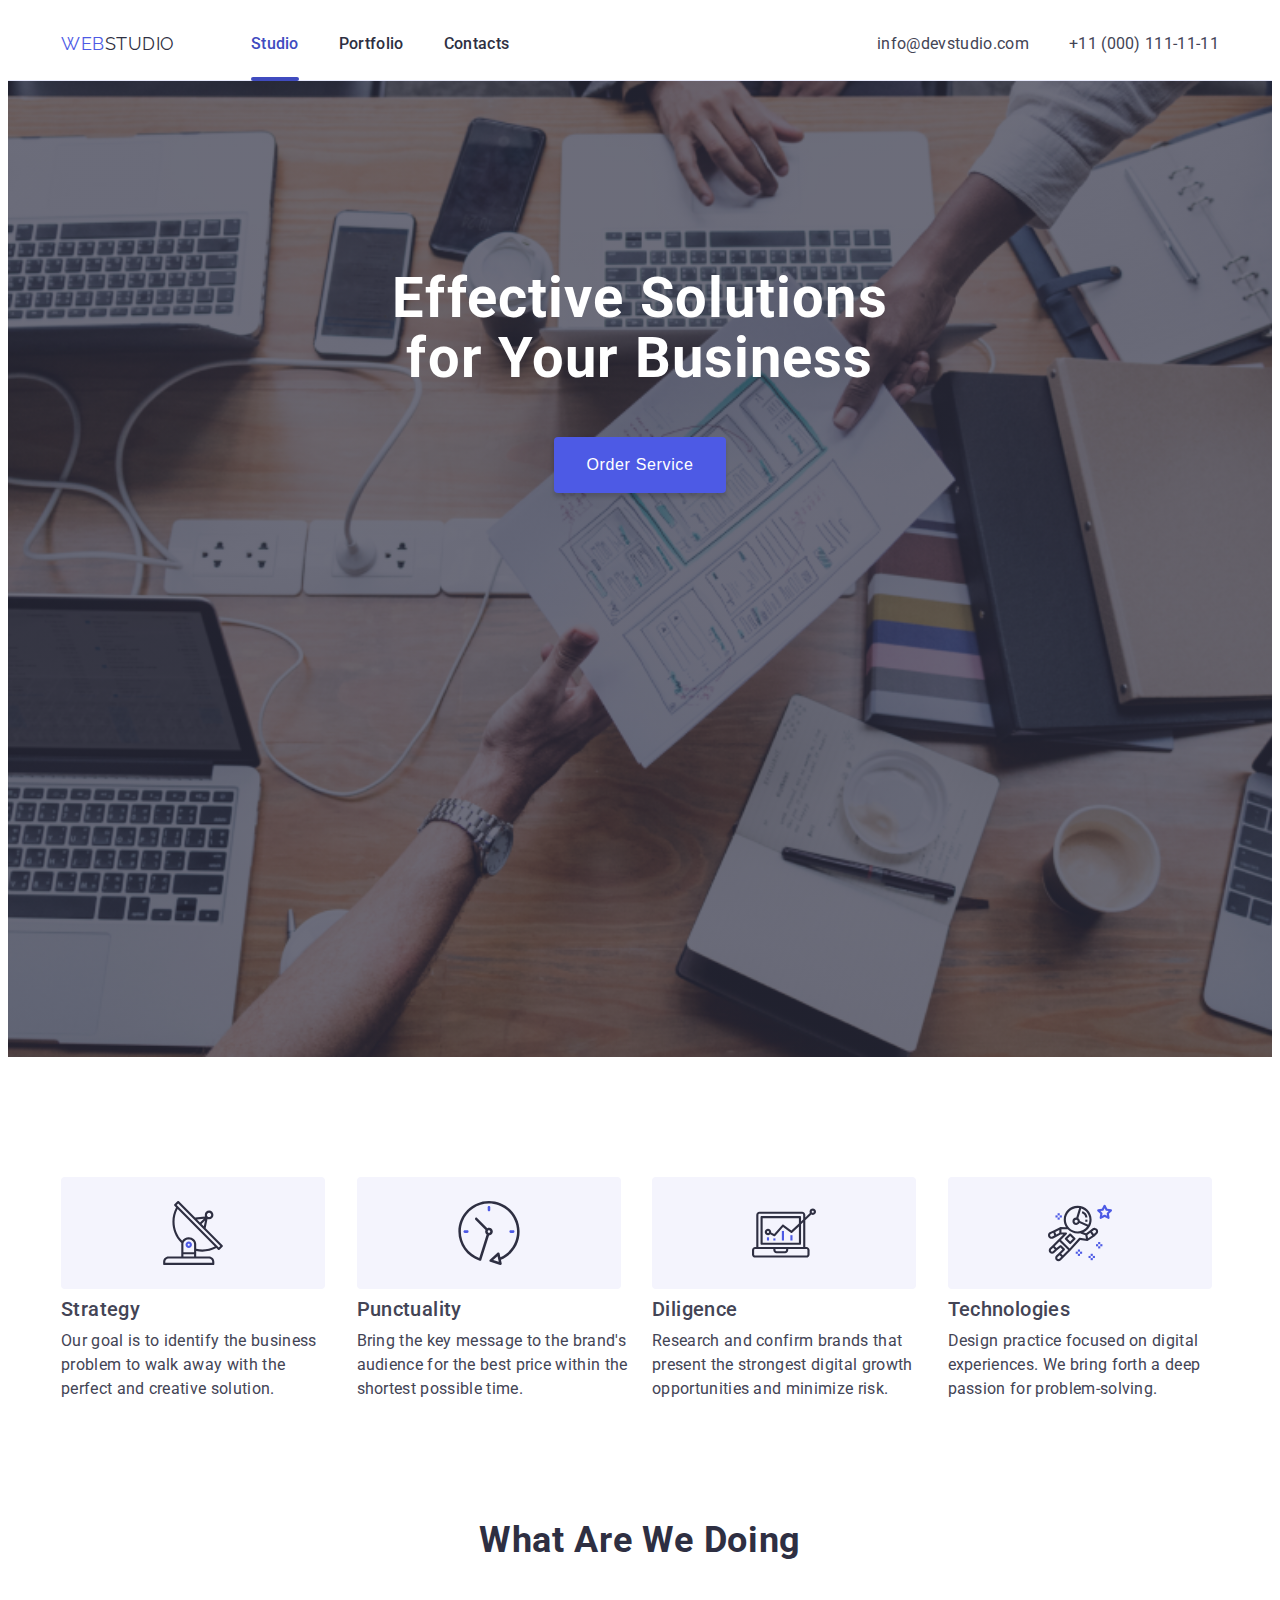
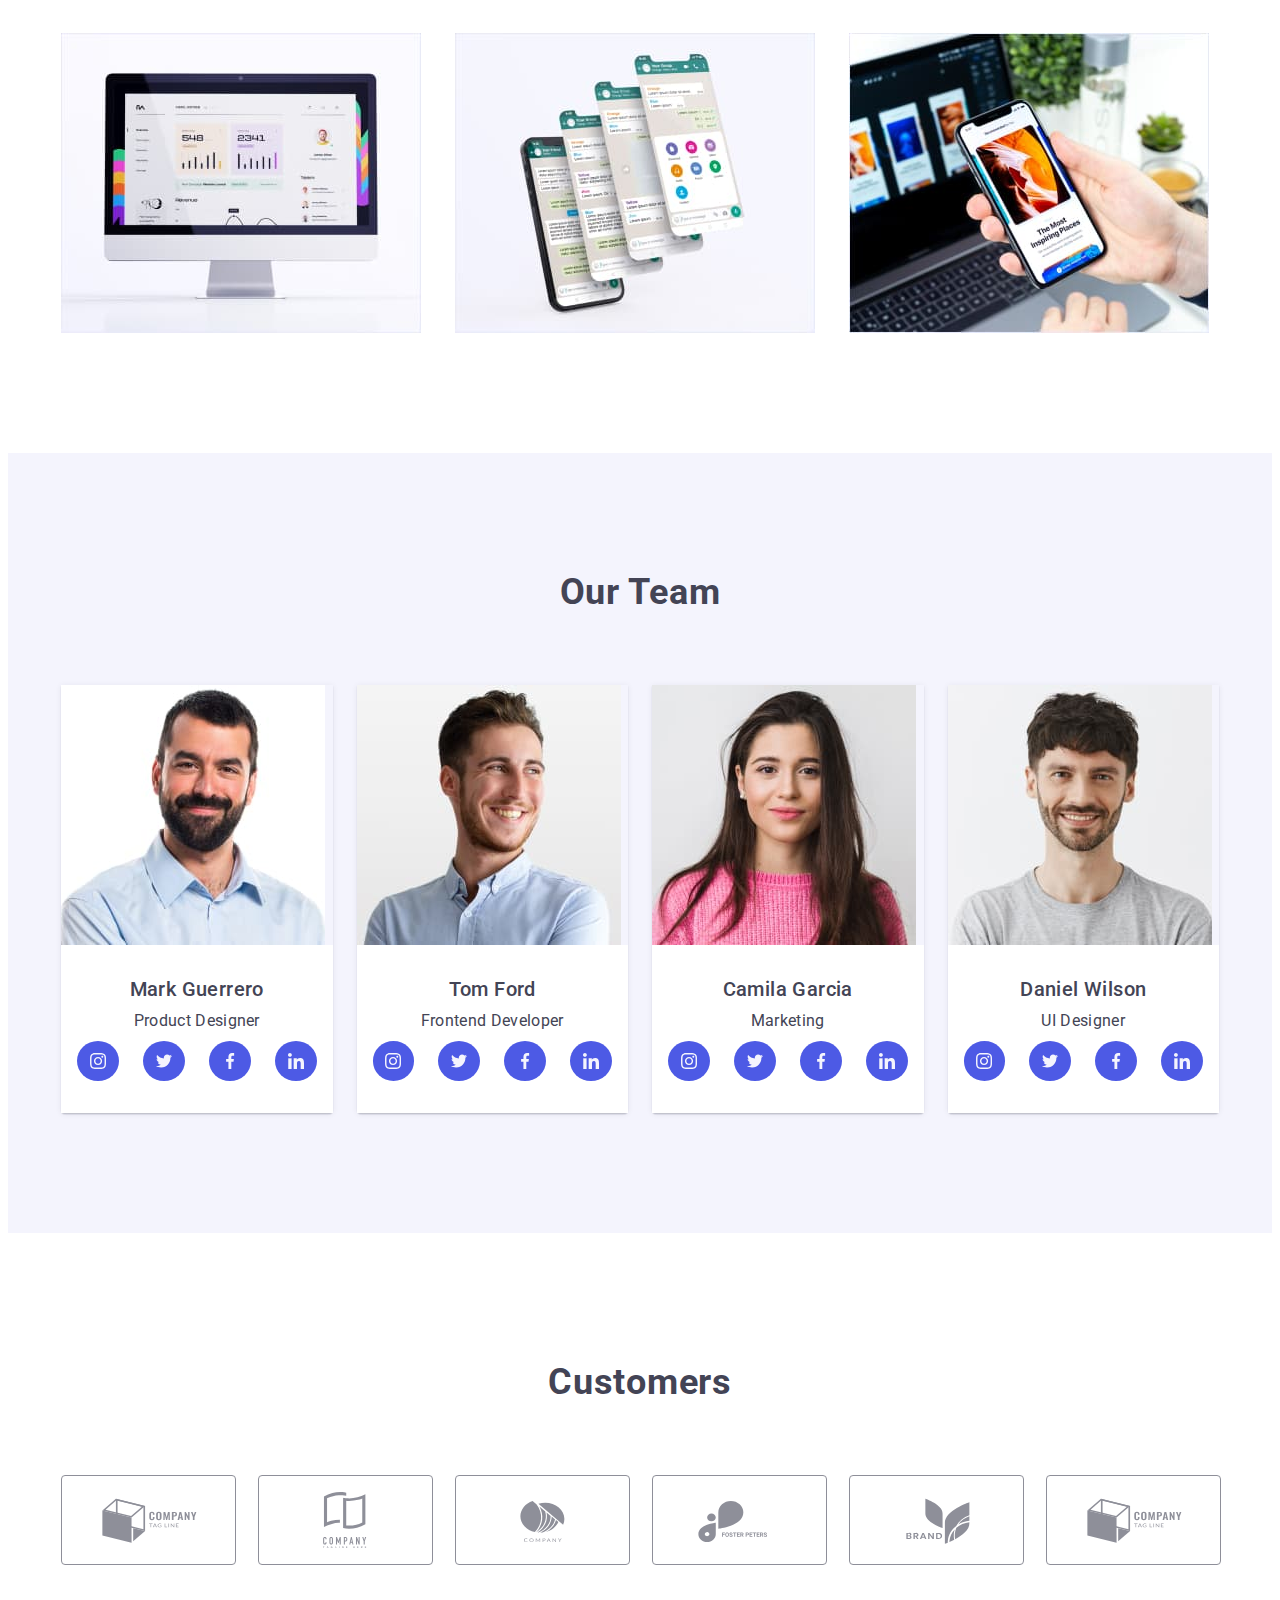
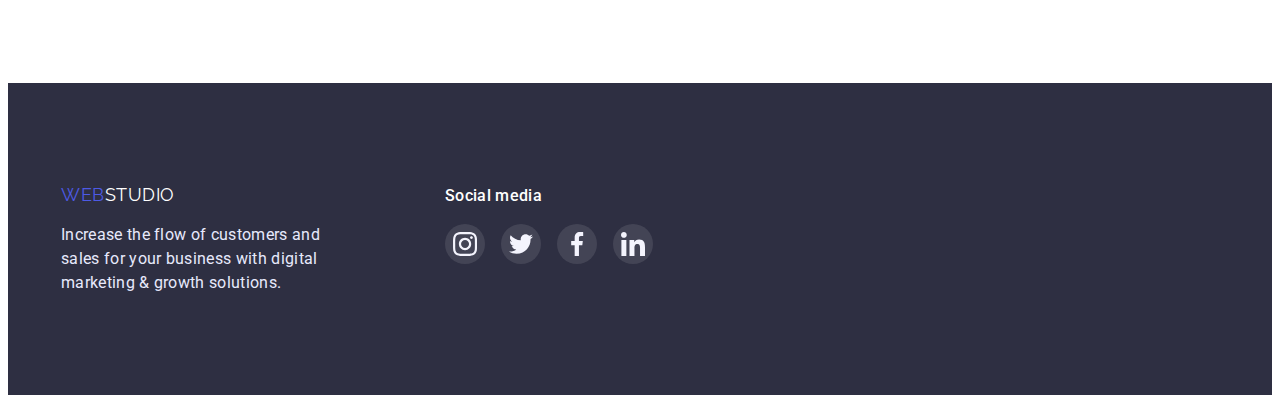
<file: index.html>
<html lang="en">

<head>
    <meta charset="UTF-8">
    <meta http-equiv="X-UA-Compatible" content="IE=edge">
    <meta name="viewport" content="width=device-width, initial scale=1.0">
    <title>Studio</title>
    <link rel="preconnect" href="https://fonts.googleapis.com" />
    <link rel="preconnect" href="https://fonts.gstatic.com" crossorigin />
    <link href="https://fonts.googleapis.com/css2?family=Raleway:wght@800&family=Roboto:wght@400;500;700&display=swap"
        rel="stylesheet" />
    <link rel="stylesheet" href="https://cdnjs.cloudflare.com/ajax/libs/modern-normalize/1.1.0/modern-normalize.min.css"
        integrity="sha512-wpPYUAdjBVSE4KJnH1VR1HeZfpl1ub8YT/NKx4PuQ5NmX2tKuGu6U/JRp5y+Y8XG2tV+wKQpNHVUX03MfMFn9Q=="
        crossorigin="anonymous" referrerpolicy="no-referrer" />
    <link rel="stylesheet" href="./css/styles.css" />

</head>
 
<body>
<header class="header">
    <div class="container navigation">
    <nav class="header-navigation">
        <a href="./index.html" class="header-logo logo">
            <span class="accent">Web</span>Studio
        </a>
        <ul class="header-list list">
            <li class="header-item"><a class="header-link current link" href="">Studio</a></li>
            <li class="header-item"><a class="header-link link" href="./portfolio.html">Portfolio</a></li>
            <li class="header-item"><a class="header-link link" href="">Contacts</a></li>
        </ul>
    </nav>
    <address class="header-address">
        <ul class="header-address-list list">
            <li class="header-address-item"><a class="header-address link" href="mailto:info@devstudio.com">info@devstudio.com</a></li>
             <li class="header-address-item"><a class="header-address link" href="tel:+110001111111">+11 (000) 111-11-11</a></li>
        </ul>
    </address>
    </div>

</header>
<!------------------------------------------------------------------------------------->
<main>
    <section class="hero">
    <div class="container">
        <h1 class="hero-title">Effective Solutions for Your Business</h1>
        <button class="hero-button btn" type="button"data-modal-open>Order Service</button>
    </div>
    </section>

<!------------------------------------------------------------------------------------->
    <section class="about section">
        <div class="container">
        <h2 class="visually-hidden">Principles of work</h2>
        <ul class="about-list list">

            <li class="about-item">
                <div class="about-icon">
                    <svg class="about-svg" width="64" height="64">
                        <use href="./images/icons.svg#icon-antenna-1"></use>
                    </svg>
                </div>
                <h3 class="about-pre title">Strategy</h3>
                <p class="about-text">Our goal is to identify the business problem to walk away with the perfect and creative solution.
                </p>
            </li>

            <li class="about-item">
                <div class="about-icon">
                    <svg class="about-svg" width="64" height="64">
                        <use href="./images/icons.svg#icon-clock-1"></use>
                    </svg>
                </div>
                <h3 class="about-pre title">Punctuality</h3>
                <p class="about-text">Bring the key message to the brand's audience for the best price within the shortest possible
                    time.</p>
            </li>

            <li class="about-item">
                <div class="about-icon">
                    <svg class="about-svg" width="64" height="64">
                        <use href="./images/icons.svg#icon-diagram-1"></use>
                    </svg>
                </div>
                <h3 class="about-pre title">Diligence</h3>
                <p class="about-text">Research and confirm brands that present the strongest digital growth opportunities and minimize
                    risk.</p>
            </li>

            <li class="about-item">
                <div class="about-icon">
                    <svg class="about-svg" width="64" height="64">
                        <use href="./images/icons.svg#icon-astronaut-1"></use>
                    </svg>
                </div>
                <h3 class="about-pre title">Technologies</h3>
                <p class="about-text">Design practice focused on digital experiences. We bring forth a deep passion for
                    problem-solving.</p>
            </li>
        </ul>
        </div>
    </section>
    
<!--------------------------------------------------------------------------------------->

    <section class="gallery">
        <div class="container">
        <h2 class="title-gallery">What are we doing</h2>
        <ul class="about-title list">
            <li class="about-title-item">
                <img src="./images/Rectangle.jpg" alt=Desktop width="360">
            </li>
            <li class="about-title-item">
                <img src="./images/Mockup.jpg" alt="Phone mockup" width="360">
            </li>
            <li class="about-title-item">
                <img src="./images/Phone.jpg" alt="Phone laptop" width="360">
            </li>
        </ul>
        </div>
    </section>
    

<!--------------------------------------------------------------------------------------->

    <section class="team section">
        <div class="container">
        <h2 class="team-title">Our Team</h2>
        <ul class="about-team list">
            <li class="team-item">
                <img src="./images/Mark.jpg" alt="Mark" width="264">
                <div class="team-item-wrap">
                <h3 class="team-subtitle title">Mark Guerrero</h3>
                <p class="team-text">Product Designer</p>
                <ul class="team-social list">
                    <li class="team-soc-item">
                        <a class="team-soc-link" href="">
                            <svg class="team-icon" width="16" height="16"> 
                                <use href="./images/icons.svg#icon-instagram-2"></use>
                                </svg>
                        </a>
                    </li>
                    <li class="team-soc-item">
                        <a class="team-soc-link" href="">
                            <svg class="team-icon" width="16" height="16">
                                <use href="./images/icons.svg#icon-twitter-1"></use>
                            </svg>
                        </a>
                    </li>
                    <li class="team-soc-item">
                        <a class="team-soc-link" href="">
                            <svg class="team-icon" width="16" height="16">
                                <use href="./images/icons.svg#icon-facebook-1"></use>
                            </svg>
                        </a>
                    </li>
                    <li class="team-soc-item">
                        <a class="team-soc-link" href="">
                            <svg class="team-icon" width="16" height="16">
                                <use href="./images/icons.svg#icon-linkedin-1"></use>
                            </svg>
                        </a>
                    </li>
                </ul>
                </div>
            </li>
            <li class="team-item">
                <img src="./images/Tom.jpg" alt="Tom" width="264">
                <div class="team-item-wrap">
                <h3 class="team-subtitle title">Tom Ford</h3>
                <p class="team-text">Frontend Developer</p>
                <ul class="team-social list">
                    <li class="team-soc-item">
                        <a class="team-soc-link" href="">
                            <svg class="team-icon" width="16" height="16">
                                <use href="./images/icons.svg#icon-instagram-2"></use>
                            </svg>
                        </a>
                    </li>
                    <li class="team-soc-item">
                        <a class="team-soc-link" href="">
                            <svg class="team-icon" width="16" height="16">
                                <use href="./images/icons.svg#icon-twitter-1"></use>
                            </svg>
                        </a>
                    </li>
                    <li class="team-soc-item">
                        <a class="team-soc-link" href="">
                            <svg class="team-icon" width="16" height="16">
                                <use href="./images/icons.svg#icon-facebook-1"></use>
                            </svg>
                        </a>
                    </li>
                    <li class="team-soc-item">
                        <a class="team-soc-link" href="">
                            <svg class="team-icon" width="16" height="16">
                                <use href="./images/icons.svg#icon-linkedin-1"></use>
                            </svg>
                        </a>
                    </li>
                </ul>
                </div>
            </li>
            <li class="team-item">
                <img src="./images/Camila.jpg" alt="Camila" width="264">
                 <div class="team-item-wrap">
                <h3 class="team-subtitle title">Camila Garcia</h3>
                <p class="team-text">Marketing</p>
                <ul class="team-social list">
                    <li class="team-soc-item">
                        <a class="team-soc-link" href="">
                            <svg class="team-icon" width="16" height="16">
                                <use href="./images/icons.svg#icon-instagram-2"></use>
                            </svg>
                        </a>
                    </li>
                    <li class="team-soc-item">
                        <a class="team-soc-link" href="">
                            <svg class="team-icon" width="16" height="16">
                                <use href="./images/icons.svg#icon-twitter-1"></use>
                            </svg>
                        </a>
                    </li>
                    <li class="team-soc-item">
                        <a class="team-soc-link" href="">
                            <svg class="team-icon" width="16" height="16">
                                <use href="./images/icons.svg#icon-facebook-1"></use>
                            </svg>
                        </a>
                    </li>
                    <li class="team-soc-item">
                        <a class="team-soc-link" href="">
                            <svg class="team-icon" width="16" height="16">
                                <use href="./images/icons.svg#icon-linkedin-1"></use>
                            </svg>
                        </a>
                    </li>
                </ul>
                 </div>
            </li>
            <li class="team-item">
                <img src="./images/Daniel.jpg" alt="Daniel" width="264">
                <div class="team-item-wrap">
                <h3 class="team-subtitle title">Daniel Wilson</h3>
                <p class="team-text">UI Designer</p>
                <ul class="team-social list">
                    <li class="team-soc-item">
                        <a class="team-soc-link" href="">
                            <svg class="team-icon" width="16" height="16">
                                <use href="./images/icons.svg#icon-instagram-2"></use>
                            </svg>
                        </a>
                    </li>
                    <li class="team-soc-item">
                        <a class="team-soc-link" href="">
                            <svg class="team-icon" width="16" height="16">
                                <use href="./images/icons.svg#icon-twitter-1"></use>
                            </svg>
                        </a>
                    </li>
                    <li class="team-soc-item">
                        <a class="team-soc-link" href="">
                            <svg class="team-icon" width="16" height="16">
                                <use href="./images/icons.svg#icon-facebook-1"></use>
                            </svg>
                        </a>
                    </li>
                    <li class="team-soc-item">
                        <a class="team-soc-link" href="">
                            <svg class="team-icon" width="16" height="16">
                                <use href="./images/icons.svg#icon-linkedin-1"></use>
                            </svg>
                        </a>
                    </li>
                </ul>
                </div>
            </li>
        </ul>
        </div>
    </section>

<section class="customers section">
    <div class="container">
        <h2 class="customers-title">Customers</h2>
        <ul class="customers-list list">
            <li class="customers-item">
                <a class="customers-link link" href="">
                    <svg class="customers-logo" width="104" height="56">
                        <use href="./images/icons.svg#icon-Logo-4"></use>
                    </svg>
                </a>
            </li>
            <li class="customers-item">
                <a class="customers-link link" href="">
                    <svg class="customers-logo" width="104" height="56">
                        <use href="./images/icons.svg#icon-group"></use>
                    </svg>
                </a>
            </li>
            <li class="customers-item">
                <a class="customers-link link" href="">
                    <svg class="customers-logo" width="104" height="56">
                        <use href="./images/icons.svg#icon-Logo-5"></use>
                    </svg>
                </a>
            </li>
            <li class="customers-item">
                <a class="customers-link link" href="">
                    <svg class="customers-logo" width="104" height="56">
                        <use href="./images/icons.svg#icon-Logo-1"></use>
                    </svg>
                </a>
            </li>
            <li class="customers-item">
                <a class="customers-link link" href="">
                    <svg class="customers-logo" width="104" height="56">
                        <use href="./images/icons.svg#icon-Logo-2"></use>
                    </svg>
                </a>
            </li>
            <li class="customers-item">
                <a class="customers-link link" href="">
                    <svg class="customers-logo" width="104" height="56">
                        <use href="./images/icons.svg#icon-Logo-4"></use>
                    </svg>
                </a>
            </li>
        </ul>
</div>
</section>
    
<!-------------------------------------------------------------------------------------->
</main>
<footer class="slogan">
    <div class="container slogan-div">
        <div class="slogan-back">
    <a href="./index.html" class="slogan-logo logo"><span class="accent">Web</span>Studio</a>
    <p class="slogan-text">Increase the flow of customers and sales for your business with digital marketing & growth solutions.</p>
        </div>
    <div class="slogan-social">
        <p class="slogan-media">Social media</p>
        <ul class="slogan-media-list list">
            <li class="slogan-media-item">
                <a class="slogan-media-link link" href="">
                    <svg class="slogan-icon" width="24" height="24">
                        <use href="./images/icons.svg#icon-instagram-2"></use>
                    </svg>
                </a>
            </li>

            <li class="slogan-media-item">
                <a class="slogan-media-link link" href="">
                    <svg class="slogan-icon" width="24" height="24">
                        <use href="./images/icons.svg#icon-twitter-1"></use>
                    </svg>
                </a>
            </li>

            <li class="slogan-media-item">
                <a class="slogan-media-link link" href="">
                    <svg class="slogan-icon" width="24" height="24">
                        <use href="./images/icons.svg#icon-facebook-1"></use>
                    </svg>
                </a>
            </li>

            <li class="slogan-media-item">
                <a class="slogan-media-link link" href="">
                    <svg class="slogan-icon" width="24" height="24">
                        <use href="./images/icons.svg#icon-linkedin-1"></use>
                    </svg>
                </a>
            </li>
        </ul>
    </div>
   </div>

</footer>
<!------------------------------------------------------------------------------->
<div class="backdrop is-hidden" data-modal>
    <div class="modal-window">
        <button class="btn-close" data-modal-close>
            <svg class="close-icon" width="8" height="8">
                <use href="./images/icons.svg#icon-Vector"></use>
            </svg>
        </button>
    </div>
</div>
<script src="./js/modal.js"></script>
</body>

</html>
</file>
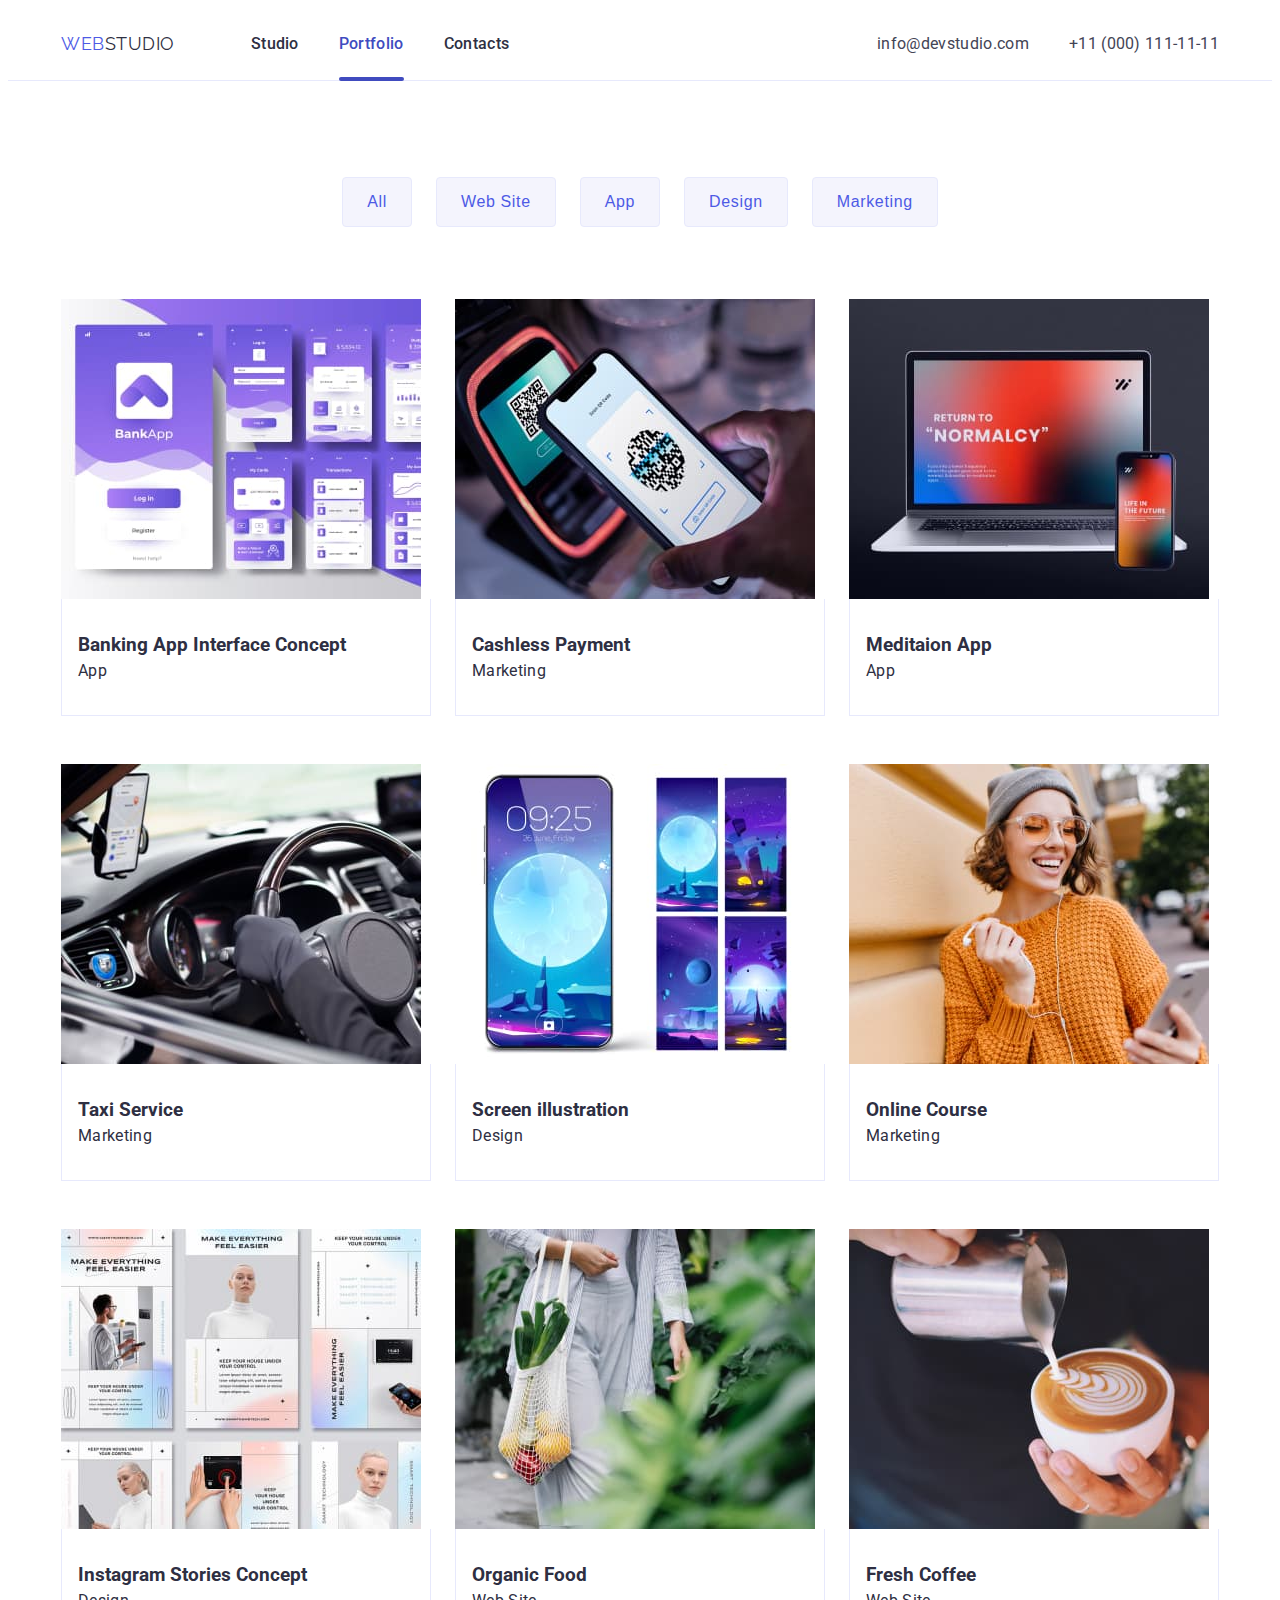
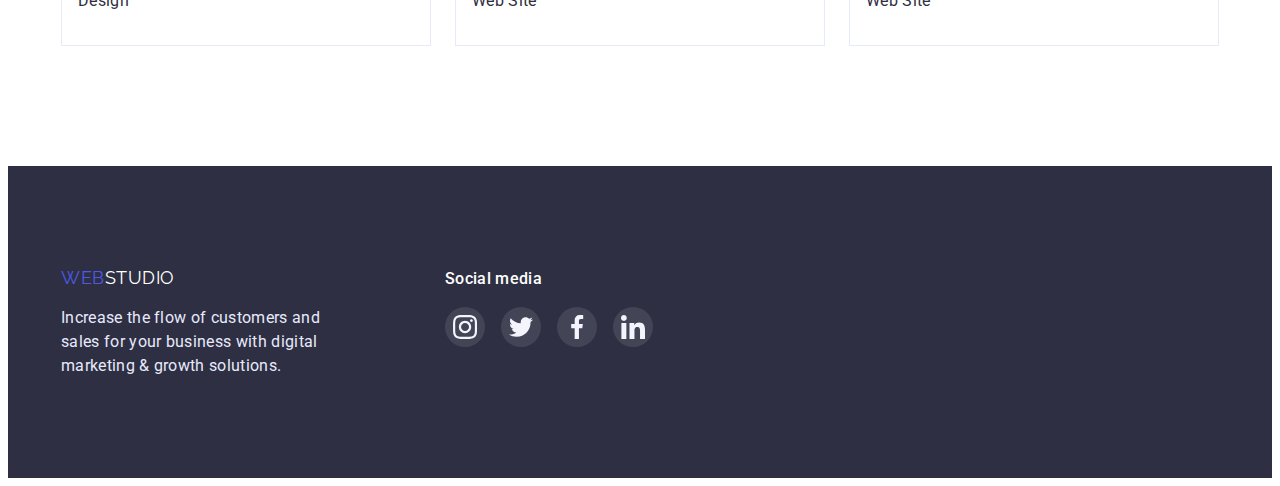
<file: portfolio.html>
<!DOCTYPE html>
<html lang="en">

<head>
    <meta charset="UTF-8">
    <meta http-equiv="X-UA-Compatible" content="IE=edge">
    <meta name="viewport" content="width=device-width, initial scale=1.0">
    <title>Studio</title>
    <link rel="preconnect" href="https://fonts.googleapis.com"/>
    <link rel="preconnect" href="https://fonts.gstatic.com" crossorigin/>
    <link href="https://fonts.googleapis.com/css2?family=Raleway:wght@800&family=Roboto:wght@400;500;700&display=swap"
        rel="stylesheet"/>
    <link rel="stylesheet" href="https://cdnjs.cloudflare.com/ajax/libs/modern-normalize/1.1.0/modern-normalize.min.css"
        integrity="sha512-wpPYUAdjBVSE4KJnH1VR1HeZfpl1ub8YT/NKx4PuQ5NmX2tKuGu6U/JRp5y+Y8XG2tV+wKQpNHVUX03MfMFn9Q=="
            crossorigin="anonymous" referrerpolicy="no-referrer" />
    <link rel="stylesheet" href="https://cdnjs.cloudflare.com/ajax/libs/modern-normalize/1.1.0/modern-normalize.min.css"
        integrity="sha512-wpPYUAdjBVSE4KJnH1VR1HeZfpl1ub8YT/NKx4PuQ5NmX2tKuGu6U/JRp5y+Y8XG2tV+wKQpNHVUX03MfMFn9Q=="
        crossorigin="anonymous"
        referrerpolicy="no-referrer"/>
    <link rel="stylesheet" href="./css/styles.css"/>

</head>
    
<body>
<header class="header">
    <div class="container navigation">
    <nav class="header-navigation">
        <a href="./index.html" class="header-logo logo">
            <span class="accent">Web</span>Studio
        </a>
        <ul class="header-list list">
            <li class="header-item"><a class="header-link link" href="./index.html">Studio</a></li>
            <li class="header-item"><a class="header-link current link" href="">Portfolio</a></li>
            <li class="header-item"><a class="header-link link" href="">Contacts</a></li>
        </ul>
    </nav>
    <address class="header-address">
        <ul class="header-address-list list">
            <li class="header-address-item"><a class="header-address link" href="mailto:info@devstudio.com">info@devstudio.com</a></li>
            <li class="header-address-item"><a class="header-address link" href="tel:+110001111111">+11 (000) 111-11-11</a></li>
        </ul>
    </address>
    </div>
</header>

<!------------------------------------------------------------------>
<main>
    <section class="services">
        <div class="container">
        <h1 class="visually-hidden">Filter buttons</h1>
        <ul class="services-count list">
            <li><button class="filter-item btn" type="button">All</button></li>
            <li><button class="filter-item btn" type="button">Web Site</button></li>
            <li><button class="filter-item btn" type="button">App</button></li>
            <li><button class="filter-item btn" type="button">Design</button></li>
            <li><button class="filter-item btn" type="button">Marketing</button></li>
        </ul>
            
        
        <h2 class="visually-hidden">List of projects</h2>
        <ul class="projects-list list">
            <li class="projects-item">
                <a href="" class="portfolio-link">
                    <div class="projects-thumb">
                        <img src="./images/Bankingapp.jpg" alt="Banking App Interface Concept" width="360">
                    
                    <div class="projects-overlay">
                        <p class="overlay-text">
                            14 Stylish and User-Friendly App Design Concepts · Task
                            Manager App · Calorie Tracker App · Exotic Fruit Ecommerce
                            App · Cloud Storage App
                        </p>
                        </div>
                    </div>
                    <div class="projects-item-wrap">
                    <h3 class="projects-title">Banking App Interface Concept</h3>
                    <p class="projects-descr">App</p>
                    </div>
                </a>
            </li>
            <li class="projects-item">
                <a href="" class="portfolio-link">
                    <div class="projects-thumb">
                    <img src="./images/Cashless.jpg" alt="Cashless Payment" width="360">
                    
                    <div class="projects-overlay">
                        <p class="overlay-text">
                            14 Stylish and User-Friendly App Design Concepts · Task
                            Manager App · Calorie Tracker App · Exotic Fruit Ecommerce
                            App · Cloud Storage App
                        </p>
                    </div>
                    </div>
                    <div class="projects-item-wrap">
                    <h3 class="projects-title">Cashless Payment</h3>
                    <p class="projects-descr">Marketing</p>
                    </div>
                </a>  
            </li>
            <li class="projects-item">
                <a href="" class="portfolio-link">
                    <div class="projects-thumb">
                    <img src="./images/Meditation.jpg" alt="Meditaion App" width="360">
                    
                    <div class="projects-overlay">
                        <p class="overlay-text">
                            14 Stylish and User-Friendly App Design Concepts · Task
                            Manager App · Calorie Tracker App · Exotic Fruit Ecommerce
                            App · Cloud Storage App
                        </p>
                    </div>
                    </div>
                    <div class="projects-item-wrap">
                    <h3 class="projects-title">Meditaion App</h3>
                    <p class="projects-descr">App</p>
                    </div>
                </a>
            </li>
            <li class="projects-item">
                <a href="" class="portfolio-link">
                    <div class="projects-thumb">
                    <img src="./images/Taxi.jpg" alt="Taxi Service" width="360">
                    
                    <div class="projects-overlay">
                        <p class="overlay-text">
                            14 Stylish and User-Friendly App Design Concepts · Task
                            Manager App · Calorie Tracker App · Exotic Fruit Ecommerce
                            App · Cloud Storage App
                        </p>
                    </div>
                    </div>
                    <div class="projects-item-wrap">
                    <h3 class="projects-title">Taxi Service</h3>
                    <p class="projects-descr">Marketing</p>
                    </div>
                </a>
            </li>
             <li class="projects-item">
                <a href="" class="portfolio-link">
                    <div class="projects-thumb">
                    <img src="./images/Screenillustration.jpg" alt="Screen illustration" width="360">
                    
                    <div class="projects-overlay">
                        <p class="overlay-text">
                            14 Stylish and User-Friendly App Design Concepts · Task
                            Manager App · Calorie Tracker App · Exotic Fruit Ecommerce
                            App · Cloud Storage App
                        </p>
                    </div>
                    </div>
                    <div class="projects-item-wrap">
                    <h3 class="projects-title">Screen illustration</h3>
                    <p class="projects-descr">Design</p>
                    </div>
                </a>
            </li>
            <li class="projects-item">
                <a href="" class="portfolio-link">
                    <div class="projects-thumb">
                    <img src="./images/Onlinecourse.jpg" alt="Online Course" width="360">
                    
                    <div class="projects-overlay">
                        <p class="overlay-text">
                            14 Stylish and User-Friendly App Design Concepts · Task
                            Manager App · Calorie Tracker App · Exotic Fruit Ecommerce
                            App · Cloud Storage App
                        </p>
                    </div>
                    </div>
                    <div class="projects-item-wrap">
                    <h3 class="projects-title">Online Course</h3>
                    <p class="projects-descr">Marketing</p>
                </a> 
            </li>
            <li class="projects-item">
                <a href="" class="portfolio-link">
                    <div class="projects-thumb"> 
                    <img src="./images/Instagram.jpg" alt="Instagram Stories Concept" width="360">
                    
                    <div class="projects-overlay">
                        <p class="overlay-text">
                            14 Stylish and User-Friendly App Design Concepts · Task
                            Manager App · Calorie Tracker App · Exotic Fruit Ecommerce
                            App · Cloud Storage App
                        </p>
                    </div>
                    </div>
                    <div class="projects-item-wrap">
                    <h3 class="projects-title">Instagram Stories Concept</h3>
                    <p class="projects-descr">Design</p>
                    </div>
                </a> 
            </li>
            <li class="projects-item">
                <a href="" class="portfolio-link">
                    <div class="projects-thumb">
                     <img src="./images/Organic.jpg" alt="Organic Food" width="360">
                    
                    <div class="projects-overlay">
                        <p class="overlay-text">
                            14 Stylish and User-Friendly App Design Concepts · Task
                            Manager App · Calorie Tracker App · Exotic Fruit Ecommerce
                            App · Cloud Storage App
                        </p>
                    </div>
                    </div>
                    <div class="projects-item-wrap">
                     <h3 class="projects-title">Organic Food</h3>
                     <p class="projects-descr">Web Site</p>
                     </div>
                </a>
            </li>
            <li class="projects-item">
                <a href="" class="portfolio-link"> 
                    <div class="projects-thumb">
                    <img src="./images/Coffee.jpg" alt="Fresh Coffee" width="360">
                    
                    <div class="projects-overlay">
                        <p class="overlay-text">
                            14 Stylish and User-Friendly App Design Concepts · Task
                            Manager App · Calorie Tracker App · Exotic Fruit Ecommerce
                            App · Cloud Storage App
                        </p>
                    </div>
                    </div>
                    <div class="projects-item-wrap">
                    <h3 class="projects-title">Fresh Coffee</h3>
                    <p class="projects-descr">Web Site</p>
                    </div>
                </a>
            </li>
        </ul>
        </div>
    </section>
</main>

<footer class="slogan">
    <div class="container slogan-div">
        <div class="slogan-back">
            <a href="./index.html" class="slogan-logo logo"><span class="accent">Web</span>Studio</a>
            <p class="slogan-text">Increase the flow of customers and sales for your business with digital marketing &
                growth solutions.</p>
        </div>
        <div class="slogan-social">
            <p class="slogan-media">Social media</p>
            <ul class="slogan-media-list list">
                <li class="slogan-media-item">
                    <a class="slogan-media-link link" href="">
                        <svg class="slogan-icon" width="24" height="24">
                            <use href="./images/icons.svg#icon-instagram-2"></use>
                        </svg>
                    </a>
                </li>

                <li class="slogan-media-item">
                    <a class="slogan-media-link link" href="">
                        <svg class="slogan-icon" width="24" height="24">
                            <use href="./images/icons.svg#icon-twitter-1"></use>
                        </svg>
                    </a>
                </li>

                <li class="slogan-media-item">
                    <a class="slogan-media-link link" href="">
                        <svg class="slogan-icon" width="24" height="24">
                            <use href="./images/icons.svg#icon-facebook-1"></use>
                        </svg>
                    </a>
                </li>

                <li class="slogan-media-item">
                    <a class="slogan-media-link link" href="">
                        <svg class="slogan-icon" width="24" height="24">
                            <use href="./images/icons.svg#icon-linkedin-1"></use>
                        </svg>
                    </a>
                </li>
            </ul>
        </div>
    </div>

</footer>



</body>

</html>
</file>
<file: css/styles.css>
:root {
    --main-text-color: #2E2F42;
    --second-text-color: #434455;
    --main-title-color: #FFFFFF;
    --main-title-bg-color: #2E2F42;
    --white: #FFFFFF;
    --second-bg-color: #F4F4FD;
    --button-bg-color: #F4F4FD;
    --second-btn-color: #4D5AE5;
    --button-hover: #404BBF;
    --footer-hover-color: #31d0aa;
    --footer-text: #E7E9FC;
    --footer-span-color: #F4F4FD;
    --border-color: #e7e9fc;
    --button-shadow: rgba(0, 0, 0, 0.15);
    --about-icon: #F4F4FD;
    --light-border: #8e8f99;
}

/*-----------------------------------------------------*/

body {
    background-color: var(--white);
    color: var(--second-text-color);
    font-family: "Roboto", sans-serif;
    font-size: 16px;
    line-height: 1.5;

}

p,
h1,
h2,
h3,
h4,
h5,
h6 {
    margin: 0;
}

ul {
    margin: 0;
    padding-left: 0;
}

img {
    display: block;
    max-width: 100%;
    height: auto;
}

.list {
    list-style: none;
}

.link {
    text-decoration: none;
}

.link:hover,
.link:focus {
    color: var(--button-hover);
}

.visually-hidden {
    position: absolute;
    white-space: nowrap;
    width: 1px;
    height: 1px;
    overflow: hidden;
    border: 0;
    padding: 0;
    clip: rect(0 0 0 0);
    clip-path: inset(50%);
    margin: -1px;
}

.container {
    width: 100%;
    max-width: 1158px;
    padding: 0 15px;
    margin: 0 auto;
}

.section {
    padding-top: 120px;
    padding-bottom: 120px;
}

/*-----------------------------------------------*/
.btn {
    font-size: 16px;
    font-weight: 500;
    line-height: 1.5;
    letter-spacing: 0.04em;
    cursor: pointer;
}

.btn:hover,
.btn:focus {
    background-color: var(--button-hover);
    color: var(--white);

}

.hero-button {
    min-width: 169px;
    margin: 0 auto;
    padding: 16px 32px;
    border: none;
    border-radius: 4px;
    box-shadow: 0px 4px 4px var(--button-shadow);
    background-color: var(--second-btn-color);
    color: var(--white);

    transition-property: background-color;
    transition-duration: 250ms;
    transition-timing-function: cubic-bezier(0.4, 0, 0.2, 1);
}

.hero-button:is(:hover, :focus){
background-color var(--button-hover);
}

.filter-item {
    background-color: var(--button-bg-color);
    color: var(--second-btn-color);
    padding: 12px 24px;
    border-radius: 4px;
    border: 1px solid var(--border-color);

    transition-property: color, background-color, border, box-shadow;
    transition-duration: 250ms;
    transition-timing-function: cubic-bezier(0.4, 0, 0.2, 1);
}

.filter-item:hover,
.filter-item:focus {
    color: var(--white);
    background-color: var(--button-hover);
    border: 1px solid transparent;
    box-shadow: 0px 3px 1px rgba(0, 0, 0, 0.1), 0px 2px 1px rgba(0, 0, 0, 0.08),
        0px 2px 2px rgba(0, 0, 0, 0.12);
}

.logo {
    font-family: "Raleway";
    font-size: 18px;
    line-height: 1.33;
    letter-spacing: 0.03em;
    text-transform: uppercase;
    text-decoration: none;
}

.header {
   
    border-bottom: 1px solid #E7E9FC;
}

.header-navigation {
    display: flex;
    gap: 76px;
}

.navigation {
    display: flex;
    justify-content: space-between;
    align-items: center;

}

.header-logo {
    padding-top: 24px;
    padding-bottom: 24px;
    color: var(--main-title-bg-color);

}

.accent {
    color: var(--second-btn-color);
}

.header-list {
    display: flex;
    gap: 40px;
}

.header-link {
    display: block;
    padding-top: 24px;
    padding-bottom: 24px;
    font-weight: 500;
    letter-spacing: 0.02em;
    color: var(--main-text-color);
}

.header-link.current {
display: block;
    position: relative;
    padding-top: 24px;
    padding-bottom: 24px;
    font-weight: 500;
    letter-spacing: 0.02em;
        color: var(--button-hover);

        
}
    

.header-link.current::after {
    content: "";
    position: absolute;
    display: block;
    bottom: -1px;
    height: 4px;
    width: 100%;
    background-color: currentColor;
    border-radius: 2px;

    
}

.header-address {
    font-style: normal;
    letter-spacing: 0.02em;
    color: inherit;
}

.header-address-list {
    display: flex;
    gap: 40px;
}

.title {
    margin-bottom: 8px;
    font-weight: 500;
    font-size: 20px;
    line-height: 1.2;
    letter-spacing: 0.02em;
    color: (--main-title-bg-color);
}

.title-gallery {
    font-size: 36px;
    line-height: 1.11;
    text-align: center;
    letter-spacing: 0.02em;
    text-transform: capitalize;
    color: var(--main-text-color);
    padding-bottom: 72px;
}

.about-pre-title {
    font-weight: 500;
    font-size: 20px;
    line-height: 1.2;
    letter-spacing: 0.02em;
    color: var(--main-text-color);
}

.hero {
    max-width: 1440px;
    text-align: center;
    padding-top: 188px;
    padding-bottom: 188px;
    margin: 0 auto;
    height: 600px;
    background-image: no-repeat;
    background-size: cover;
    background-position: center;
    background-image: linear-gradient(to right,
                rgba(46, 47, 66, 0.7),
                rgba(46, 47, 66, 0.7)), url(../images/people-office.jpg);
    
    background-color: var(--main-text-color);        
}

.hero-title {
    font-size: 56px;
    line-height: 1.07;
    letter-spacing: 0.02em;
    text-align: center;
    color: var(--white);
    margin: 0 auto 48px;
    width: 496px;
}

.about-list {
    display: flex;
    gap: 24px;
}

.about-item {
    flex-basis: calc((100% - 72px) / 4);

}

.about-icon {
    background-color: var(--about-icon);
    border-radius: 4px;
    display: flex;
    height: 112px;
    width: 264px;
    justify-content: center;
    align-items: center;
    margin-bottom: 8px;
}

.about-text {
    letter-spacing: 0.02em;
}

.gallery {
    color: var(--second-bg-color);
    padding-bottom: 120px;
}

.about-title {
    display: flex;
    gap: 24px;
}

.about-title-item {
    flex-basis: calc((100% - 48px) / 3);
}

.about-team {
    display: flex;
    gap: 24px;
}

.team {
    background-color: var(--second-bg-color);
}

.team-item {
    flex-basis: calc((100% - 72px) / 4);
    box-shadow: 0px 1px 6px rgba(46, 47, 66, 0.08),
        0px 1px 1px rgba(46, 47, 66, 0.16), 0px 2px 1px rgba(46, 47, 66, 0.08);
    border-radius: 0px 0px 4px 4px;
}

.team-title {
    margin-bottom: 72px;
    font-size: 36px;
    line-height: 1.11;
    text-align: center;
    letter-spacing: 0.02em;
    text-transform: capitalize;
    color: var(--title-color);
}

.team-item-wrap {
    padding: 32px 16px;
    text-align: center;
    background-color: var(--white);
}

.team-text {
    letter-spacing: 0.02em;
    margin-bottom: 8px;
}

.team-social {
    display: flex;
    gap: 24px;
}

.team-soc-item {
    flex-basis: calc((100% - 72px) / 4);
    height: 40px;
    
}

.team-soc-link {
        display: flex;
        width: 100%;
        height: 100%;
        justify-content: center;
        align-items: center;
        background-color: var(--second-btn-color);
        border-radius: 50%;

        transition-property: background-color;
        transition-duration: 250ms;
        transition-timing-function: cubic-bezier(0.4, 0, 0.2, 1);
}

.team-soc-link:hover,
.team-soc-link:focus {
background-color: var(--button-hover);
}


.portfolio-link {
    text-decoration: none;

    transition-property: box-shadow;
    transition-duration: 250ms;
    transition-timing-function: cubic-bezier(0.4, 0, 0.2, 1);
}

.portfolio-link:hover .portfolio-link:focus {
    box-shadow: 0px 1px 6px rgba(46, 47, 66, 0.08),
        0px 1px 1px rgba(46, 47, 66, 0.16), 0px 2px 1px rgba(46, 47, 66, 0.08);

}

.projects-thumb {
    position: relative;
    overflow: hidden;
    
}

.projects-overlay {
    position: absolute;
    top: 0;
    padding: 40px 32px 164px;
    width: 100%;
    height: 100%;
   background-color: var(--second-btn-color);

    transform: translateY(100%);
    transition-property: transform;
    transition-duration: 250ms;
    transition-timing-function: cubic-bezier(0.4, 0, 0.2, 1);

}

.overlay-text {
    letter-spacing: 0.02em;
    color: var(--white);
}

.portfolio-link:is(:hover, :focus) .projects-overlay {
    transform: translateY(0);
}

.projects-item-wrap {
    padding: 32px 0 32px 16px;
    border: 1px solid var(--border-color);
    border-top: none;

    transition-property: box-shadow, border;
    transition-duration: 250ms;
    transition-timing-function: cubic-bezier(0.4, 0, 0.2, 1);
}

.projects-item-wrap:hover {
    box-shadow: 0px 1px 6px rgba(46, 47, 66, 0.08),
            0px 1px 1px rgba(46, 47, 66, 0.16), 0px 2px 1px rgba(46, 47, 66, 0.08);
        border: 0.5px solid var(--second-bg-color);
        border-top: none;

}


.projects-descr {
    letter-spacing: 0.02em;
    color: var(--main-title-bg-color);
}

.customers {
    padding-top: 130px;
}

.customers-title {
    margin-bottom: 72px;
        font-size: 36px;
        line-height: 1.11;
        text-align: center;
        letter-spacing: 0.02em;
        text-transform: capitalize;
        color: var(--title-color);
}

.customers-list {
    display: flex;
        gap: 24px;
}

.customers-item {
    flex-basis: calc((100% - 120px) / 6);
    height: 88px;
}

.customers-link {
    display: flex;
    justify-content: center;
    align-items: center;
    border-radius: 4px;
    border: 1px solid var(--light-border);
    color: var(--light-border);
    width: 100%;
    height: 100%;

    transition-property: color, border-color;
    transition-duration: 250ms;
    transition-timing-function: cubic-bezier(0.4, 0, 0.2, 1);
   
}

.customers-link:hover,
.customers-link:focus {
    color: var(--button-hover);
    border-color: var(--butt);
}

.customers-logo {
            fill: currentColor;
}

.slogan {
    background-color: var(--main-title-bg-color);
    padding-top: 100px;
    padding-bottom: 100px;
}

.slogan-div {
    display: flex;
            align-items: baseline;
}

.slogan-logo {
    color: var(--white);
    display: block;
    margin-bottom: 16px;
}

.slogan-text {
    color: var(--footer-text);
    width: 264px;
    letter-spacing: 0.02em;
}

.slogan-social {
        display: flex;
        flex-direction: column;
        gap: 16px;
        margin-left: 120px;
    }

.slogan-media {
        font-weight: 500;
        letter-spacing: 0.02em;
        color: var(--white);
}

.slogan-media-list {
    display: flex;
        gap: 16px;
}

.slogan-media-item {
    flex-basis: calc((100% - 48px) / 4);
    height: 40px;
    width: 40px;
}

.slogan-media-link {
    display: flex;
    justify-content: center;
    align-items: center;
    width: 100%;
    height: 100%;
    border-radius: 50%;
    background: rgba(255, 255, 255, 0.1);

    transition-property: background-color;
        transition-duration: 250ms;
        transition-timing-function: cubic-bezier(0.4, 0, 0.2, 1);
    
}

.slogan-media-link:hover,
.slogan-media-link:focus {
    background-color: var(--footer-hover-color);
}

.projects-title {
    color: var(--main-text-color)
}

.services {
    padding-top: 96px;
    padding-bottom: 120px;
}

.services-count {
    display: flex;
    justify-content: center;
    align-items: center;
    margin-bottom: 72px;
    gap: 24px;
}

.projects-list {
    display: flex;
    flex-wrap: wrap;
    column-gap: 24px;
    row-gap: 48px;
}

.projects-item {
    flex-basis: calc((100% - 48px) / 3);
}
    

.projects-title {
    margin-bottom: 8;
}


.portfolio-link {
    display: block
}


.backdrop {
    position: fixed;
    height: 100%;
    width: 100%;
    top: 0;
    left: 0;
    background-color: rgba(46, 47, 66, 0.4);
}

.backdrop.is-hidden {
    visibility: hidden;
    opacity: 0;
    pointer-events: none;
}


.modal-window {
    position: absolute;
    top: 50%;
    left: 50%;
    transform: translate(-50%, -50%);
    width: 408px;
    height: 576px;
    background-color: #FCFCFC;
    box-shadow: 0px 1px 1px rgba(0, 0, 0, 0.14), 0px 1px 3px rgba(0, 0, 0, 0.12),
            0px 2px 1px rgba(0, 0, 0, 0.2);
    border-radius: 4px;
}

.btn-close {
    position: absolute;
    top: 24px;
    right: 24px;
    display: flex;
    justify-content: center;
    align-items: center;

    width: 24px;
    height: 24px;

    border-radius: 50%;

    background: var(--border-color);
    border: 1px solid rgba(0, 0, 0, 0.1);

    color: #000000;
    cursor: pointer;

    transition-property: color, background-color;
    transition-duration: 250ms;
    transition-timing-function: cubic-bezier(0.4, 0, 0.2, 1);
}

.close-btn:is(:hover, :focus) {
    color: var(--white);
    background-color: var(--button-hover);
    border: transparent;
}

.close-icon {
    fill: currentColor;
}
</file>
